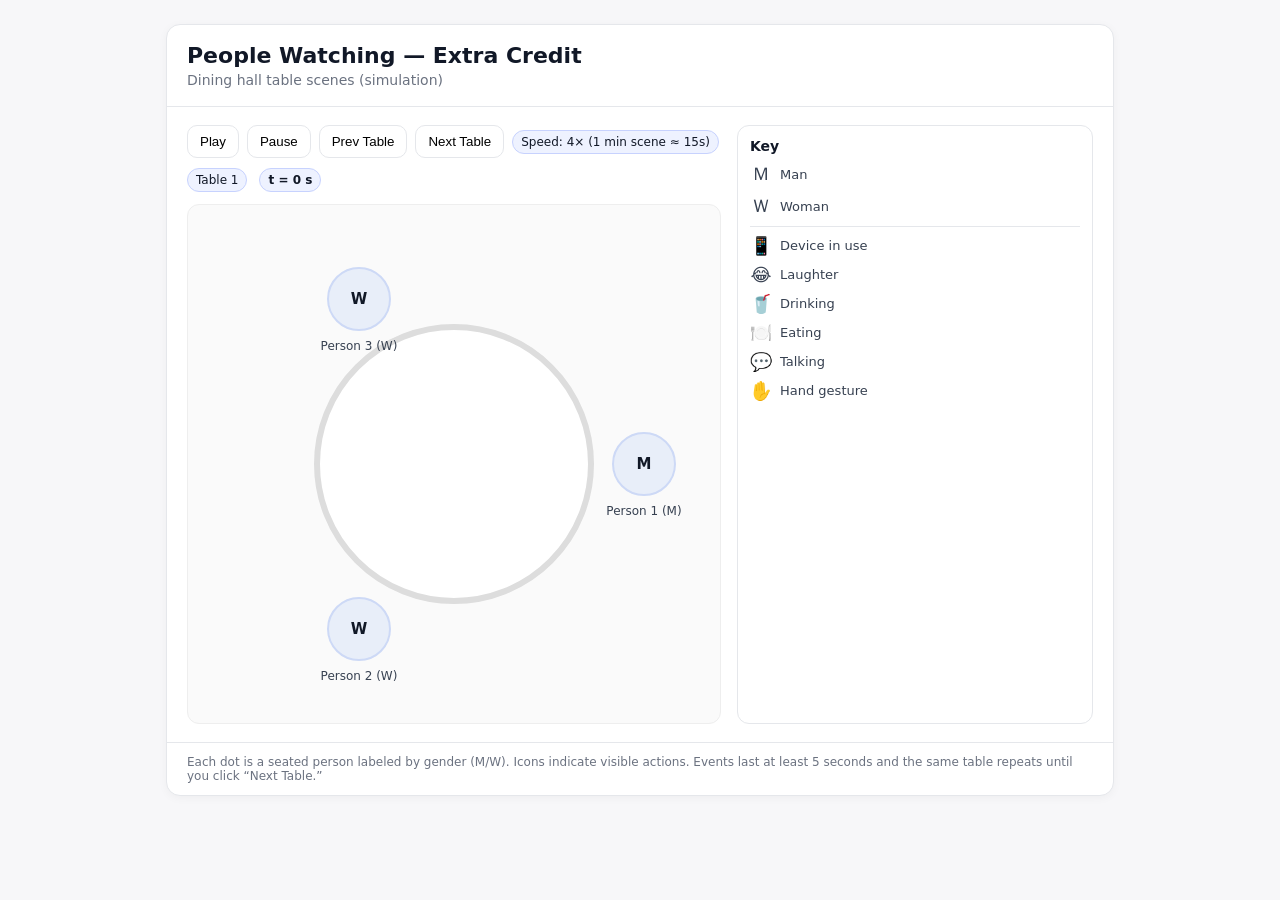
<file: index.html>
<!DOCTYPE html>
<html lang="en">
<head>
<meta charset="utf-8">
<meta name="viewport" content="width=device-width, initial-scale=1">
<title>People Watching — Extra Credit Simulation (v4)</title>
<style>
  :root {
    --bg: #f7f7f9;
    --card: #ffffff;
    --muted: #6b7280;
    --border: #e5e7eb;
    --accent: #3b82f6;
  }
  * { box-sizing: border-box; }
  body { font-family: system-ui, -apple-system, Segoe UI, Roboto, Arial, sans-serif; margin: 0; background: var(--bg); color:#111827;}
  .container { max-width: 980px; margin: 24px auto; padding: 0 16px;}
  .card { background: var(--card); border: 1px solid var(--border); border-radius: 14px; box-shadow: 0 2px 10px rgba(0,0,0,.04); }
  .header { padding: 18px 20px; border-bottom: 1px solid var(--border); }
  h1 { font-size: 22px; margin: 0 0 4px 0; }
  .sub { color: var(--muted); font-size: 14px; }
  /* Layout */
  .content { padding: 18px 20px; }
  .flex { display: grid; grid-template-columns: 1.2fr 0.8fr; gap: 16px; }
  @media (max-width: 900px) { .flex { grid-template-columns: 1fr; } }
  /* Controls and key */
  .controls { display: flex; gap: 8px; flex-wrap: wrap; align-items: center; margin-bottom: 10px; }
  button { padding: 8px 12px; border-radius: 10px; border: 1px solid var(--border); background: white; cursor: pointer; }
  button:hover { background: #f3f4f6; }
  .tag { background: #eef2ff; border: 1px solid #c7d2fe; padding: 4px 8px; border-radius: 999px; font-size: 12px; }
  .infoBar { display: flex; gap: 12px; align-items: baseline; margin: 8px 0 12px; flex-wrap: wrap; }
  .timer { font-weight: 700; }
  .key { background:#fff; border:1px solid var(--border); border-radius:12px; padding: 12px; }
  .key h2 { font-size: 14px; margin: 0 0 8px 0; color:#111827; }
  .legend { display:grid; grid-template-columns: 1fr; gap:8px; font-size: 13px; color:#374151; }
  .chip { display:flex; align-items:center; gap:8px; }
  .chip span:first-child { font-size: 18px; width: 22px; text-align: center; }
  .divider { height:1px; background: var(--border); margin: 8px 0; }
  /* Stage */
  .stage { position: relative; height: 520px; background: #fafafa; border-radius: 12px; border: 1px solid #eee; overflow: hidden; }
  .tableArea { position: absolute; left: 50%; top: 50%; width: 460px; height: 460px; transform: translate(-50%,-50%); }
  .roundTable { position: absolute; left: 50%; top: 50%; width: 280px; height: 280px; transform: translate(-50%,-50%); border-radius: 50%; background: #fff; border: 6px solid #ddd; }
  .occWrap { position: absolute; }
  .occupant { position: relative; width: 64px; height: 64px; border-radius: 50%; background: #e8eef9; border: 2px solid #cdd9f6; display: flex; align-items:center; justify-content:center; font-weight: 700; font-size: 15px; }
  .occLabel { position: absolute; top: 72px; width: 120px; left: 50%; transform: translateX(-50%); text-align: center; font-size: 12px; color: #374151;}
  /* Icons positioned around the avatar */
  .icon { position: absolute; font-size: 20px; display: none; }
  .phone   { top: -14px;  right: -14px; }   /* 📱 */
  .laugh   { top: -14px;  left:  -14px; }   /* 😂 */
  .drink   { bottom: -14px; right: -14px; } /* 🥤 */
  .eat     { bottom: -14px; left:  -14px; } /* 🍽️ */
  .talk    { top: 22px;    left:  72px; }   /* 💬 */
  .gesture { top: 22px;    right: 72px; }   /* ✋ */
  .footer { padding: 12px 20px; color: var(--muted); border-top: 1px solid var(--border); font-size: 12px; }
</style>
</head>
<body>
<div class="container">
  <div class="card">
    <div class="header">
      <h1>People Watching — Extra Credit</h1>
      <div class="sub">Dining hall table scenes (simulation)</div>
    </div>

    <div class="content flex">
      <div>
        <div class="controls">
          <button id="playBtn">Play</button>
          <button id="pauseBtn">Pause</button>
          <button id="prevBtn">Prev Table</button>
          <button id="nextBtn">Next Table</button>
          <span class="tag">Speed: 4× (1 min scene ≈ 15s)</span>
        </div>
        <div class="infoBar">
          <div class="tag" id="sceneTag">Table 1</div>
          <div class="tag timer" id="timerTag">t = 0 s</div>
        </div>
        <div class="stage">
          <div class="tableArea" id="tableArea">
            <div class="roundTable"></div>
            <!-- occupants injected here -->
          </div>
        </div>
      </div>
      <aside class="key">
        <h2>Key</h2>
        <div class="legend">
          <div class="chip"><span>Ｍ</span><span>Man</span></div>
          <div class="chip"><span>Ｗ</span><span>Woman</span></div>
        </div>
        <div class="divider"></div>
        <div class="legend">
          <div class="chip"><span>📱</span><span>Device in use</span></div>
          <div class="chip"><span>😂</span><span>Laughter</span></div>
          <div class="chip"><span>🥤</span><span>Drinking</span></div>
          <div class="chip"><span>🍽️</span><span>Eating</span></div>
          <div class="chip"><span>💬</span><span>Talking</span></div>
          <div class="chip"><span>✋</span><span>Hand gesture</span></div>
        </div>
      </aside>
    </div>

    <div class="footer">
      Each dot is a seated person labeled by gender (M/W). Icons indicate visible actions. Events last at least 5 seconds and the same table repeats until you click “Next Table.”
    </div>
  </div>
</div>

<script>
/* ---------- Data: 10 scenes, each 60s ---------- */
const SCENES = [
  { table_id: 1, genders: ["M","W","W"],
    device_events: [{occ:1, t_start: 8,  t_end: 20}],
    laugh_events:  [{occ:0, t_start:30, t_end: 36}],
    drink_events:  [{occ:2, t_start:15, t_end: 25}],
    eat_events:    [{occ:2, t_start:30, t_end: 40}],
    talk_events:   [{occ:0, t_start: 5, t_end: 18}, {occ:1, t_start:40, t_end: 55}],
    gesture_events:[{occ:0, t_start:22, t_end: 30}]
  },
  { table_id: 2, genders: ["M","M"],
    device_events: [],
    laugh_events:  [{occ:1, t_start:25, t_end:31}],
    drink_events:  [{occ:0, t_start:10, t_end:20}],
    eat_events:    [],
    talk_events:   [{occ:0, t_start:12, t_end:22}, {occ:1, t_start:12, t_end:22}],
    gesture_events:[{occ:1, t_start:40, t_end:48}]
  },
  { table_id: 3, genders: ["W","W","W","W"],
    device_events: [{occ:1, t_start:10, t_end:55}],
    laugh_events:  [{occ:2, t_start:20, t_end:28}],
    drink_events:  [{occ:3, t_start:35, t_end:45}],
    eat_events:    [{occ:0, t_start:42, t_end:52}],
    talk_events:   [{occ:2, t_start:18, t_end:30}],
    gesture_events:[{occ:0, t_start:44, t_end:52}]
  },
  { table_id: 4, genders: ["M"],
    device_events: [{occ:0, t_start:5, t_end:60}],
    laugh_events:  [],
    drink_events:  [{occ:0, t_start:22, t_end:30}],
    eat_events:    [],
    talk_events:   [{occ:0, t_start:12, t_end:20}],
    gesture_events:[{occ:0, t_start:32, t_end:40}]
  },
  { table_id: 5, genders: ["M","W","M","W","W"],
    device_events: [{occ:3, t_start:15, t_end:22}],
    laugh_events:  [{occ:4, t_start:22, t_end:30}],
    drink_events:  [{occ:0, t_start:34, t_end:44}],
    eat_events:    [{occ:2, t_start:12, t_end:20}],
    talk_events:   [{occ:1, t_start:40, t_end:55}],
    gesture_events:[{occ:2, t_start:14, t_end:22}]
  },
  { table_id: 6, genders: ["W","W","W"],
    device_events: [{occ:0, t_start:40, t_end:50}],
    laugh_events:  [{occ:1, t_start:12, t_end:18}],
    drink_events:  [{occ:2, t_start:20, t_end:30}],
    eat_events:    [{occ:1, t_start:34, t_end:44}],
    talk_events:   [{occ:0, t_start:8,  t_end:18}],
    gesture_events:[{occ:2, t_start:26, t_end:34}]
  },
  { table_id: 7, genders: ["M","W"],
    device_events: [{occ:1, t_start:32, t_end:60}],
    laugh_events:  [{occ:1, t_start:40, t_end:45}],
    drink_events:  [{occ:0, t_start:10, t_end:20}],
    eat_events:    [{occ:1, t_start:22, t_end:32}],
    talk_events:   [{occ:0, t_start:8,  t_end:18}, {occ:1, t_start:8,  t_end:18}],
    gesture_events:[{occ:0, t_start:16, t_end:24}]
  },
  { table_id: 8, genders: ["M","M","M","M"],
    device_events: [{occ:2, t_start:12, t_end:22}],
    laugh_events:  [{occ:0, t_start:50, t_end:57}],
    drink_events:  [{occ:3, t_start:26, t_end:34}],
    eat_events:    [{occ:1, t_start:36, t_end:46}],
    talk_events:   [{occ:0, t_start:44, t_end:55}],
    gesture_events:[{occ:2, t_start:18, t_end:26}]
  },
  { table_id: 9, genders: ["M","W","W","M","W","M"],
    device_events: [],
    laugh_events:  [{occ:3, t_start:28, t_end:35}],
    drink_events:  [{occ:5, t_start:12, t_end:22}],
    eat_events:    [{occ:4, t_start:18, t_end:28}],
    talk_events:   [{occ:1, t_start:14, t_end:24}, {occ:2, t_start:14, t_end:24}],
    gesture_events:[{occ:0, t_start:30, t_end:38}]
  },
  { table_id:10, genders: [],
    device_events: [],
    laugh_events:  [],
    drink_events:  [],
    eat_events:    [],
    talk_events:   [],
    gesture_events:[]
  }
];

const SCENE_SECONDS = 60;
const FRAME_MS = 250; // 4x speed -> 60s in ~15s
let currentSceneIdx = 0;
let simT = 0; // simulated seconds
let playing = false;
let timerHandle = null;

const tableArea = document.getElementById('tableArea');
const sceneTag  = document.getElementById('sceneTag');
const timerTag  = document.getElementById('timerTag');

function clearChildren(el){ while(el.firstChild){ el.removeChild(el.firstChild); } }

function renderScene(idx){
  clearChildren(tableArea);
  const s = SCENES[idx];
  sceneTag.textContent = 'Table ' + s.table_id;
  simT = 0;
  timerTag.textContent = 't = 0 s';
  // Base table
  const round = document.createElement('div');
  round.className = 'roundTable';
  tableArea.appendChild(round);
  // Occupants around circle
  const n = s.genders.length;
  const radius = 190;
  for(let i=0;i<n;i++){
    const angle = (2*Math.PI * i / Math.max(1,n));
    const cx = 230 + radius * Math.cos(angle);
    const cy = 230 + radius * Math.sin(angle);
    const wrap = document.createElement('div');
    wrap.className = 'occWrap';
    wrap.style.left = (cx-32) + 'px';
    wrap.style.top  = (cy-32) + 'px';
    wrap.dataset.index = i.toString();

    const occ = document.createElement('div');
    occ.className = 'occupant';
    occ.textContent = s.genders[i] || '';

    const label = document.createElement('div');
    label.className = 'occLabel';
    label.textContent = 'Person ' + (i+1) + ' (' + (s.genders[i] || '?') + ')';

    // Icons
    const icons = [
      ['phone',   '📱'],
      ['laugh',   '😂'],
      ['drink',   '🥤'],
      ['eat',     '🍽️'],
      ['talk',    '💬'],
      ['gesture', '✋']
    ];
    for(const [cls, text] of icons){
      const el = document.createElement('div');
      el.className = 'icon ' + cls;
      el.textContent = text;
      wrap.appendChild(el);
    }

    wrap.appendChild(occ);
    wrap.appendChild(label);
    tableArea.appendChild(wrap);
  }
}

function between(t, a, b){ return t >= a && t <= b; }
function isActive(events, i){
  for(const e of events){
    if(e.occ === i && between(simT, e.t_start, e.t_end)) return true;
  }
  return false;
}

function updateIcons(){
  const s = SCENES[currentSceneIdx];
  const wraps = Array.from(document.querySelectorAll('.occWrap'));
  wraps.forEach((w, i) => {
    const show = (cls, active) => w.querySelector('.' + cls).style.display = active ? 'block' : 'none';
    show('phone',   isActive(s.device_events, i));
    show('laugh',   isActive(s.laugh_events, i));
    show('drink',   isActive(s.drink_events, i));
    show('eat',     isActive(s.eat_events, i));
    show('talk',    isActive(s.talk_events, i));
    show('gesture', isActive(s.gesture_events, i));
  });
}

function tick(){
  if(!playing) return;
  simT += 1;
  if(simT > SCENE_SECONDS){
    // Loop the SAME table rather than auto-advancing
    renderScene(currentSceneIdx); // resets simT and clears icons/timer
  } else {
    timerTag.textContent = 't = ' + Math.min(simT, SCENE_SECONDS) + ' s';
    updateIcons();
  }
}

function play(){
  if(playing) return;
  playing = true;
  timerHandle = setInterval(tick, FRAME_MS);
}
function pause(){
  playing = false;
  if(timerHandle){ clearInterval(timerHandle); timerHandle = null; }
}

document.getElementById('playBtn').onclick = () => play();
document.getElementById('pauseBtn').onclick = () => pause();
document.getElementById('prevBtn').onclick = () => { pause(); currentSceneIdx = (currentSceneIdx-1+SCENES.length)%SCENES.length; renderScene(currentSceneIdx); };
document.getElementById('nextBtn').onclick = () => { pause(); currentSceneIdx = (currentSceneIdx+1)%SCENES.length; renderScene(currentSceneIdx); };

// Initial render
renderScene(0);
</script>
</body>
</html>
</file>
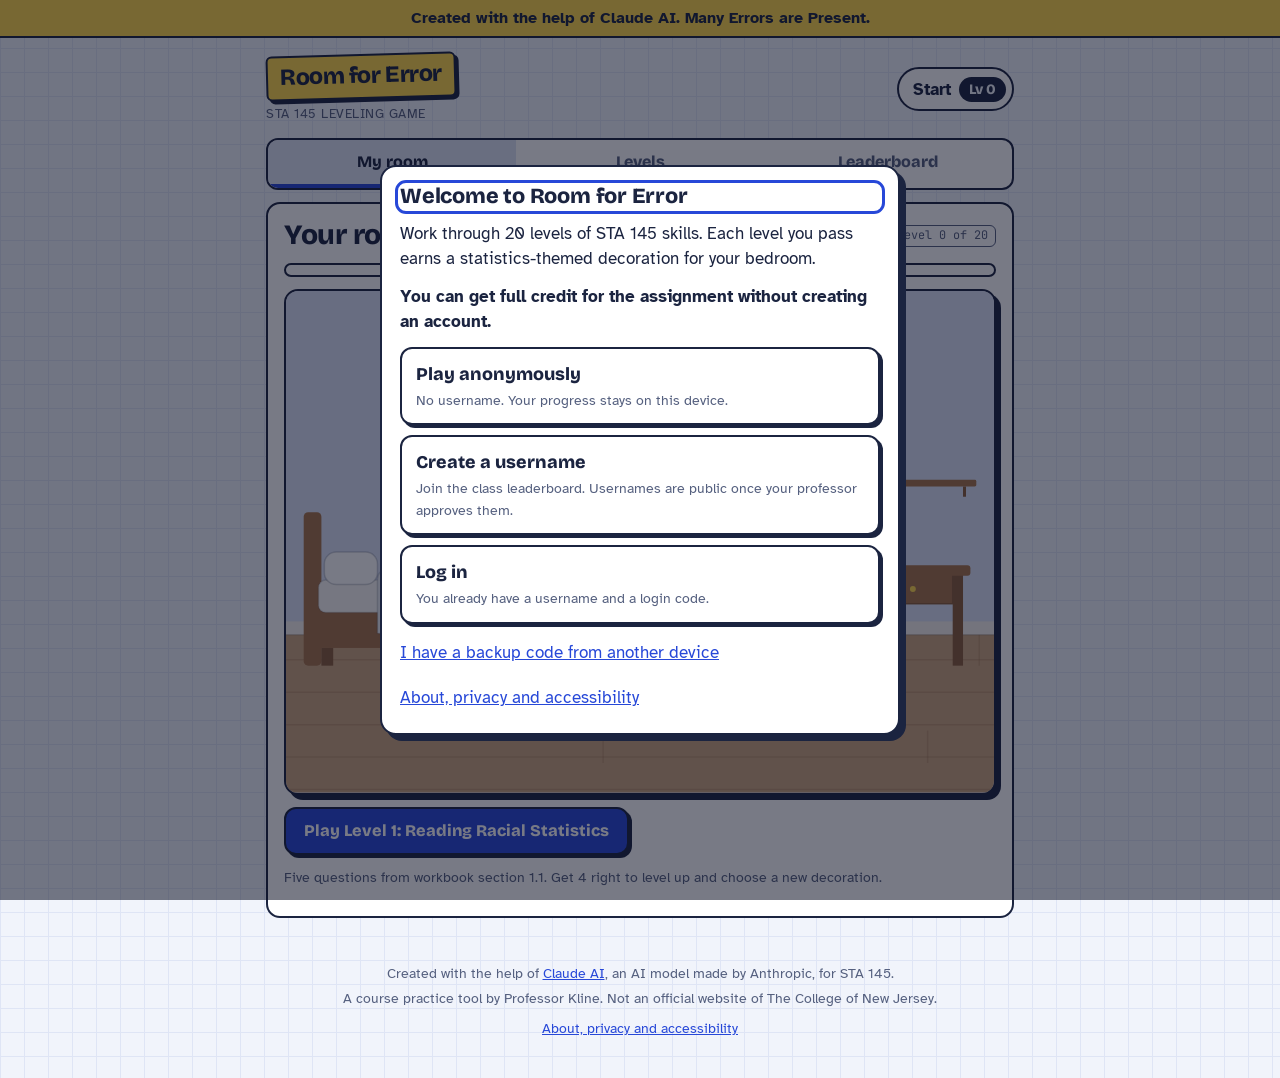
<file: room-for-error/index.html>
<!DOCTYPE html>
<html lang="en">
<head>
<meta charset="utf-8">
<meta name="viewport" content="width=device-width, initial-scale=1">
<!-- This page may load files only from its own folder, and may send data only to a Google Apps Script web app (the optional class leaderboard). -->
<meta http-equiv="Content-Security-Policy" content="default-src 'none'; script-src 'self'; style-src 'self' 'unsafe-inline'; img-src 'self' data:; font-src 'self'; connect-src https://script.google.com https://script.googleusercontent.com; base-uri 'none'; form-action 'none'">
<meta name="referrer" content="no-referrer">
<meta name="description" content="Room for Error: a 20-level practice game for STA 145. Pass a level, earn a statistics-themed decoration for your room.">
<title>Room for Error: STA 145 leveling game</title>
<link rel="icon" href="favicon.svg" type="image/svg+xml">
<link rel="stylesheet" href="css/style.css">
</head>
<body>
<a class="skip" href="#app">Skip to the game</a>
<p class="aiflag" role="note"><strong>Created with the help of Claude AI. Many Errors are Present.</strong></p>
<header class="top">
  <div class="brand"><span class="sticker">Room for Error</span><span class="course">STA 145 <span class="wide">leveling game</span></span></div>
  <button class="me" id="meBtn" type="button" data-act="account"><span class="sr">Your account: </span><span id="meName">Player</span> <span class="lv" id="meLv">Lv 0</span></button>
</header>
<nav class="tabs" aria-label="Sections">
  <a href="#room" data-tab="room">My room</a>
  <a href="#levels" data-tab="levels">Levels</a>
  <a href="#leaderboard" data-tab="board">Leaderboard</a>
</nav>
<main id="app" tabindex="-1"><noscript><p class="note">This game needs JavaScript. Turn it on in your browser settings, then reload the page.</p></noscript></main>
<footer class="foot">
  <p>Created with the help of <a href="https://claude.com/" rel="noopener noreferrer">Claude AI</a>, an AI model made by Anthropic, for STA 145.</p>
  <p id="footWho">A course practice tool. Not an official website of The College of New Jersey.</p>
  <p><button type="button" class="linkbtn" data-act="about">About, privacy and accessibility</button></p>
</footer>
<dialog id="dlg" aria-labelledby="dlgTitle"></dialog>
<script src="config.js"></script>
<script src="js/q_core.js"></script>
<script src="js/r_outputs.js"></script>
<script src="js/q_m1a.js"></script>
<script src="js/q_m1b.js"></script>
<script src="js/q_m2.js"></script>
<script src="js/q_m3.js"></script>
<script src="js/room.js"></script>
<script src="js/net.js"></script>
<script src="js/app.js"></script>
</body>
</html>
</file>
<file: room-for-error/css/style.css>
/* Fonts are stored in this folder (fonts/), so the page never contacts a font service. All three are under the SIL Open Font License; see fonts/LICENSES.txt. */
@font-face{font-family:'Atkinson Hyperlegible';font-style:normal;font-weight:400;font-display:swap;src:url(../fonts/atkinson-hyperlegible-latin-400-normal.woff2) format('woff2')}
@font-face{font-family:'Atkinson Hyperlegible';font-style:italic;font-weight:400;font-display:swap;src:url(../fonts/atkinson-hyperlegible-latin-400-italic.woff2) format('woff2')}
@font-face{font-family:'Atkinson Hyperlegible';font-style:normal;font-weight:700;font-display:swap;src:url(../fonts/atkinson-hyperlegible-latin-700-normal.woff2) format('woff2')}
@font-face{font-family:'Bricolage Grotesque';font-style:normal;font-weight:600;font-display:swap;src:url(../fonts/bricolage-grotesque-latin-600-normal.woff2) format('woff2')}
@font-face{font-family:'Bricolage Grotesque';font-style:normal;font-weight:800;font-display:swap;src:url(../fonts/bricolage-grotesque-latin-800-normal.woff2) format('woff2')}
@font-face{font-family:'JetBrains Mono';font-style:normal;font-weight:400;font-display:swap;src:url(../fonts/jetbrains-mono-latin-400-normal.woff2) format('woff2')}
@font-face{font-family:'JetBrains Mono';font-style:normal;font-weight:600;font-display:swap;src:url(../fonts/jetbrains-mono-latin-600-normal.woff2) format('woff2')}
/* Layout idea: a graph-paper notebook page; the bedroom is the hero, one yellow highlighter sticker carries the brand. */
:root{
  --paper:#F1F4FB; --grid:#DFE5F5; --card:#FFFFFF; --ink:#1B2440; --ink-2:#55607F; --line:#C8D0E8;
  --accent:#2748D8; --accent-ink:#FFFFFF; --hi:#FFD84A; --hi-ink:#1B2440;
  --good:#0F7446; --good-bg:#E1F4EA; --bad:#B4232C; --bad-bg:#FBE8E9;
  --display:'Bricolage Grotesque','Avenir Next Condensed','Arial Narrow',system-ui,sans-serif;
  --body:'Atkinson Hyperlegible','Verdana','Segoe UI',system-ui,sans-serif;
  --mono:'JetBrains Mono',ui-monospace,'SF Mono',Menlo,Consolas,monospace;
  color-scheme:light;
}
@media (prefers-color-scheme:dark){
  :root:not([data-theme="light"]){ --paper:#11152A; --grid:#1A2040; --card:#1B2142; --ink:#EDF0FA; --ink-2:#AAB3CF; --line:#363F68; --accent:#93A9FF; --accent-ink:#0E1330; --good:#63D7A0; --good-bg:#12352A; --bad:#FF9096; --bad-bg:#3B1B20; color-scheme:dark; }
}
:root[data-theme="dark"]{ --paper:#11152A; --grid:#1A2040; --card:#1B2142; --ink:#EDF0FA; --ink-2:#AAB3CF; --line:#363F68; --accent:#93A9FF; --accent-ink:#0E1330; --good:#63D7A0; --good-bg:#12352A; --bad:#FF9096; --bad-bg:#3B1B20; color-scheme:dark; }

*{box-sizing:border-box}
html{-webkit-text-size-adjust:100%}
body{margin:0;background-color:var(--paper);background-image:linear-gradient(var(--grid) 1px,transparent 1px),linear-gradient(90deg,var(--grid) 1px,transparent 1px);background-size:24px 24px;color:var(--ink);font-family:var(--body);font-size:17px;line-height:1.5;padding-bottom:32px}
h1,h2,h3{font-family:var(--display);font-weight:800;line-height:1.1;margin:0;text-wrap:balance;letter-spacing:-.01em}
h1{font-size:1.75rem} h2{font-size:1.35rem} h3{font-size:1.08rem}
p{margin:0}
button,input{font:inherit;color:inherit}
button{cursor:pointer}
:focus-visible{outline:3px solid var(--accent);outline-offset:2px;border-radius:6px}
.skip{position:absolute;left:-999px;top:8px;background:var(--card);padding:8px 12px;border-radius:8px;z-index:20}
.skip:focus{left:8px}
.sr{position:absolute;width:1px;height:1px;overflow:hidden;clip:rect(0 0 0 0);white-space:nowrap}

.top{display:flex;align-items:center;justify-content:space-between;gap:12px;max-width:780px;margin:0 auto;padding:16px 16px 8px}
.brand{display:flex;flex-direction:column;gap:6px;align-items:flex-start;flex:0 0 auto}
.sticker{font-family:var(--display);font-weight:800;font-size:1.45rem;letter-spacing:-.02em;background:var(--hi);color:var(--hi-ink);padding:2px 12px 4px;border-radius:6px;transform:rotate(-1.6deg);box-shadow:3px 3px 0 var(--ink);border:2px solid var(--hi-ink);white-space:nowrap}
.course{font-size:.8rem;color:var(--ink-2);letter-spacing:.04em;text-transform:uppercase;white-space:nowrap}
.me{display:flex;align-items:center;gap:8px;background:var(--card);border:2px solid var(--ink);border-radius:999px;padding:5px 6px 5px 14px;font-weight:700;flex:0 1 auto;min-width:0;min-height:44px}
.me #meName{min-width:0;overflow-wrap:anywhere;text-align:left;line-height:1.15}
@media (max-width:480px){.sticker{font-size:1.2rem;padding:1px 9px 3px}.course .wide{display:none}}
.lv{background:var(--ink);color:var(--paper);border-radius:999px;padding:2px 10px;font-family:var(--display);font-size:.9rem;white-space:nowrap}

.tabs{position:sticky;top:0;z-index:10;display:flex;max-width:748px;margin:6px 16px 0;background:var(--card);border:2px solid var(--ink);border-radius:12px;overflow:hidden}
.tabs a{flex:1;text-align:center;padding:10px 6px;min-height:44px;text-decoration:none;color:var(--ink-2);font-family:var(--display);font-weight:800;font-size:1rem;border-bottom:4px solid transparent}
.tabs a[aria-current="page"]{color:var(--ink);border-bottom-color:var(--accent);background:var(--grid)}
@media (min-width:780px){.tabs{margin:6px auto 0}}

main{max-width:780px;margin:0 auto;padding:12px 16px 24px;display:flex;flex-direction:column;gap:16px;outline:none}
.card{background:var(--card);border:2px solid var(--ink);border-radius:14px;padding:16px;display:flex;flex-direction:column;gap:12px}
.muted{color:var(--ink-2)} .small{font-size:.88rem}
.row-between{display:flex;justify-content:space-between;align-items:center;gap:12px;flex-wrap:wrap}
.btn{display:inline-flex;align-items:center;justify-content:center;gap:8px;min-height:48px;padding:10px 18px;border-radius:12px;border:2px solid var(--ink);background:var(--card);font-family:var(--display);font-weight:800;font-size:1.02rem;text-decoration:none;color:var(--ink)}
.btn.primary{background:var(--accent);color:var(--accent-ink);border-color:var(--ink);box-shadow:3px 3px 0 var(--ink)}
.btn.primary:active{transform:translate(2px,2px);box-shadow:1px 1px 0 var(--ink)}
.btn.quiet{border-color:var(--line);font-weight:600;font-family:var(--body);min-height:44px}
.btn[disabled]{opacity:.5;cursor:not-allowed;box-shadow:none}
.note{border:2px dashed var(--line);border-radius:12px;padding:10px 12px;font-size:.92rem;color:var(--ink-2);background:var(--card)}
.note strong{color:var(--ink)}

/* room */
.roomwrap{border:2px solid var(--ink);border-radius:14px;overflow:hidden;background:#DDE4F6;box-shadow:5px 5px 0 var(--ink)}
svg.room{display:block;width:100%;height:auto;font-family:var(--display)}
svg.thumb{display:block;width:100%;height:auto;border-radius:8px;font-family:var(--display)}
.decor.fresh{transform-box:fill-box;transform-origin:50% 60%;animation:pop .7s cubic-bezier(.2,1.5,.4,1) both}
@keyframes pop{0%{transform:scale(.2) rotate(-8deg);opacity:0}60%{opacity:1}100%{transform:none}}
.progress{height:14px;border:2px solid var(--ink);border-radius:999px;background:var(--card);overflow:hidden}
.progress>i{display:block;height:100%;background:var(--accent);width:calc(var(--n,0) * 5%)}
.redeco{display:grid;gap:10px}
.redeco .slot{display:grid;grid-template-columns:1fr;gap:6px;padding:10px 0;border-top:1px solid var(--line)}
.redeco .slot:first-child{border-top:0;padding-top:0}
.choices{display:grid;grid-template-columns:repeat(3,1fr);gap:8px}
.choice{background:var(--card);border:2px solid var(--line);border-radius:12px;padding:6px;display:flex;flex-direction:column;gap:6px;text-align:left;font-size:.82rem;line-height:1.25;min-height:44px}
.choice[aria-pressed="true"]{border-color:var(--ink);box-shadow:3px 3px 0 var(--accent)}
.choice.big{font-size:.95rem;padding:10px;font-weight:700}
.tag{display:inline-block;font-family:var(--mono);font-size:.74rem;padding:1px 7px;border:1.5px solid var(--ink-2);border-radius:6px;color:var(--ink-2);white-space:nowrap}
.tag.easy{border-color:var(--good);color:var(--good);background:var(--good-bg)}

/* levels */
.modhead{font-family:var(--display);font-weight:800;font-size:.95rem;text-transform:uppercase;letter-spacing:.06em;color:var(--ink-2);margin-top:6px}
.levels{display:grid;gap:10px}
.level{display:grid;grid-template-columns:52px 1fr;gap:12px;align-items:start;background:var(--card);border:2px solid var(--ink);border-radius:14px;padding:12px;text-align:left;width:100%}
.level .num{width:52px;height:52px;border-radius:12px;border:2px solid var(--ink);display:grid;place-items:center;font-family:var(--display);font-weight:800;font-size:1.5rem;background:var(--paper)}
.level.done .num{background:var(--ink);color:var(--paper)}
.level.next{box-shadow:4px 4px 0 var(--accent)}
.level.next .num{background:var(--hi);color:var(--hi-ink)}
.level.locked{border-color:var(--line);color:var(--ink-2)}
.level.locked .num{border-color:var(--line);color:var(--ink-2)}
.level .body{display:flex;flex-direction:column;gap:4px;min-width:0}
.level .ttl{font-family:var(--display);font-weight:800;font-size:1.08rem;line-height:1.15}
.level .meta{display:flex;gap:8px;align-items:center;flex-wrap:wrap;font-size:.86rem}
.state{font-weight:700}
.state.ok{color:var(--good)}

/* quiz */
.qhead{display:flex;justify-content:space-between;align-items:center;gap:10px;flex-wrap:wrap}
.dots{display:flex;gap:6px}
.dots i{width:26px;height:10px;border-radius:999px;border:2px solid var(--ink);background:var(--card)}
.dots i.ok{background:var(--good);border-color:var(--good)}
.dots i.no{background:var(--bad);border-color:var(--bad)}
.dots i.cur{background:var(--hi)}
.stem{font-size:1.08rem;white-space:pre-line;overflow-wrap:anywhere}
.scroll{overflow-x:auto;max-width:100%}
table.data{border-collapse:collapse;font-size:.95rem;font-variant-numeric:tabular-nums;min-width:60%}
table.data caption{text-align:left;font-weight:700;padding-bottom:6px}
table.data th,table.data td{border:1px solid var(--line);padding:6px 10px;text-align:left;white-space:nowrap}
table.data th{background:var(--paper);font-family:var(--display)}
table.data th.ind{padding-left:26px}
pre.code{margin:0;font-family:var(--mono);font-size:.78rem;line-height:1.45;background:var(--paper);border:1px solid var(--line);border-left:4px solid var(--accent);border-radius:8px;padding:10px 12px;white-space:pre;tab-size:4}
.swipe{display:none;font-size:.84rem;color:var(--ink-2)}
.scroll.ov+.swipe{display:block}
.fig{display:block;width:100%;max-width:420px;height:auto;font-family:var(--body)}
.fig .bar{fill:var(--accent)} .fig .grid{stroke:var(--line);stroke-width:1} .fig .grid.minor{stroke-dasharray:2 4}
.fig .ax{stroke:var(--ink);stroke-width:1.5} .fig .tick{fill:var(--ink-2);font-size:11px} .fig .lab{fill:var(--ink-2);font-size:11.5px}
.fig .box{fill:var(--hi);stroke:var(--ink);stroke-width:1.5} .fig .med{stroke:var(--ink);stroke-width:3} .fig .whisk{stroke:var(--ink);stroke-width:1.8} .fig .pt{fill:var(--accent);fill-opacity:.85}
.opts{display:grid;gap:8px;border:0;padding:0;margin:0;min-width:0}
.opt{display:grid;grid-template-columns:30px 1fr;gap:10px;align-items:start;text-align:left;background:var(--card);border:2px solid var(--line);border-radius:12px;padding:10px 12px;min-height:48px;width:100%;overflow-wrap:anywhere}
.opt .k{width:28px;height:28px;border-radius:8px;border:2px solid var(--ink-2);display:grid;place-items:center;font-family:var(--display);font-weight:800;font-size:.9rem;color:var(--ink-2)}
.opt.mono .t{font-family:var(--mono);font-size:.84rem;padding-top:3px}
.opt[aria-pressed="true"]{border-color:var(--ink);box-shadow:3px 3px 0 var(--accent)}
.opt[aria-pressed="true"] .k{background:var(--ink);color:var(--paper);border-color:var(--ink)}
.opt.right{border-color:var(--good);background:var(--good-bg);box-shadow:none}
.opt.wrong{border-color:var(--bad);background:var(--bad-bg);box-shadow:none}
.opt .mark{display:block;font-size:.8rem;font-weight:700;margin-top:2px}
.opt.right .mark{color:var(--good)} .opt.wrong .mark{color:var(--bad)}
.numrow{display:flex;gap:10px;align-items:center;flex-wrap:wrap}
.numrow input{width:min(100%,220px);min-height:48px;border:2px solid var(--ink);border-radius:12px;padding:8px 12px;background:var(--card);font-family:var(--mono);font-size:1.1rem}
.fb{border-radius:12px;padding:12px 14px;border:2px solid;display:flex;flex-direction:column;gap:6px}
.fb.ok{border-color:var(--good);background:var(--good-bg)} .fb.no{border-color:var(--bad);background:var(--bad-bg)}
.fb h3{font-size:1.1rem} .fb.ok h3{color:var(--good)} .fb.no h3{color:var(--bad)}
.err{color:var(--bad);font-weight:700;font-size:.92rem}
.big-score{font-family:var(--display);font-weight:800;font-size:3rem;line-height:1}
.actions{display:flex;gap:10px;flex-wrap:wrap}

/* leaderboard */
.board{display:grid;gap:8px;list-style:none;margin:0;padding:0}
.brow{display:grid;grid-template-columns:34px 1fr auto;gap:10px;align-items:center;width:100%;text-align:left;background:var(--card);border:2px solid var(--line);border-radius:12px;padding:8px 12px;min-height:56px}
.brow.you{border-color:var(--ink);box-shadow:3px 3px 0 var(--hi)}
.brow .rank{font-family:var(--display);font-weight:800;font-size:1.15rem;color:var(--ink-2);text-align:center}
.brow .who{min-width:0;display:flex;flex-direction:column;gap:4px}
.brow .nm{font-weight:700;overflow-wrap:anywhere}
.brow .bar{height:8px;border-radius:999px;background:var(--grid);overflow:hidden;border:1px solid var(--line)}
.brow .bar i{display:block;height:100%;background:var(--accent)}
.brow .stat{display:flex;flex-direction:column;align-items:flex-end;font-size:.82rem;color:var(--ink-2);white-space:nowrap}
.brow .stat b{font-family:var(--display);font-size:1.05rem;color:var(--ink)}

/* dialog */
dialog{border:2px solid var(--ink);border-radius:16px;background:var(--card);color:var(--ink);padding:18px;width:min(92vw,520px);max-height:90vh;box-shadow:6px 6px 0 var(--ink)}
dialog::backdrop{background:rgba(10,14,34,.55)}
dialog form,dialog .dbody{display:flex;flex-direction:column;gap:12px}
dialog input[type=text]{min-height:48px;border:2px solid var(--ink);border-radius:12px;padding:8px 12px;background:var(--paper);width:100%;font-size:1.05rem}
dialog label{font-weight:700}
dialog ul{margin:0;padding-left:20px;font-size:.92rem}
@media (prefers-reduced-motion:reduce){*{animation:none!important;transition:none!important}}

/* account, sign-in and notices */
.foot{width:min(100%,760px);margin:22px auto 0;padding:0 16px;display:flex;flex-direction:column;gap:4px;text-align:center;font-size:.86rem;color:var(--ink-2)}
.foot p{margin:0}
.foot a{color:var(--accent)}
.linkbtn{background:none;border:0;padding:4px 0;min-height:32px;color:var(--accent);text-decoration:underline;font:inherit;cursor:pointer;text-align:inherit}
.field{display:flex;flex-direction:column;gap:4px}
.field p{margin:0}
.codebox{margin:0;font-family:var(--mono);font-weight:600;font-size:1.2rem;letter-spacing:.03em;border:2px dashed var(--ink);border-radius:12px;padding:10px 12px;background:var(--paper);overflow-wrap:anywhere;-webkit-user-select:all;user-select:all}
.codebox.long{font-size:.86rem;letter-spacing:0}
.sep{border:0;border-top:2px dashed var(--line);margin:2px 0;width:100%}
.check{display:flex;gap:10px;align-items:flex-start;font-weight:400!important}
.check input{flex:none;width:22px;height:22px;margin:2px 0 0;accent-color:var(--accent)}
.btn.danger{border-color:var(--bad);color:var(--bad)}
.btn[disabled],.linkbtn[disabled]{opacity:.55;cursor:default}
dialog h3{font-size:1.08rem}
dialog p{margin:0}
dialog{overflow:auto}
.banner{border:2px solid var(--ink);border-radius:12px;background:var(--hi);color:var(--hi-ink);padding:10px 12px;font-size:.92rem}
.about h3{margin-top:4px}
.about ul{font-size:.95rem;display:flex;flex-direction:column;gap:4px}

/* long usernames and extra text spacing never push the page sideways (WCAG 1.4.10 and 1.4.12) */
h1,h2,h3,.stem,.choice span,.tag{overflow-wrap:anywhere}
.row-between>*{min-width:0}
.choices>*,.redeco>*,.slot,.choice{min-width:0}
.tag{white-space:normal}

/* AI notice, the three ways to start, login list */
.aiflag{margin:0;padding:8px 16px;background:var(--hi);color:var(--hi-ink);border-bottom:2px solid var(--hi-ink);text-align:center;font-size:.98rem;line-height:1.3}
.ways{display:grid;gap:10px}
.way{display:flex;flex-direction:column;gap:2px;text-align:left;background:var(--card);border:2px solid var(--ink);border-radius:12px;padding:12px 14px;min-height:56px;box-shadow:3px 3px 0 var(--ink);cursor:pointer}
.way strong{font-family:var(--display);font-weight:800;font-size:1.12rem}
.way span{font-size:.9rem;color:var(--ink-2)}
select{font:inherit;color:inherit}
dialog select{min-height:48px;border:2px solid var(--ink);border-radius:12px;padding:8px 12px;background:var(--paper);width:100%;font-size:1.05rem}
.codebox.big{font-size:2.4rem;text-align:center;letter-spacing:.25em;padding:14px 12px}
ul.plain{margin:0;padding-left:18px;display:flex;flex-direction:column;gap:6px;font-size:.92rem}

/* x-bar, y-bar, p-hat, y-hat: the bar or hat is drawn over the letter here, so it sits in the same place on every device */
.sym{position:relative;display:inline-block}
.sym::after{position:absolute;left:50%;top:0;transform:translateX(-50%);pointer-events:none}
.sym.bar::after{content:'\00af'}
.sym.hat::after{content:'\02c6'}
.sym.uc::after{top:-.2em}
</file>
